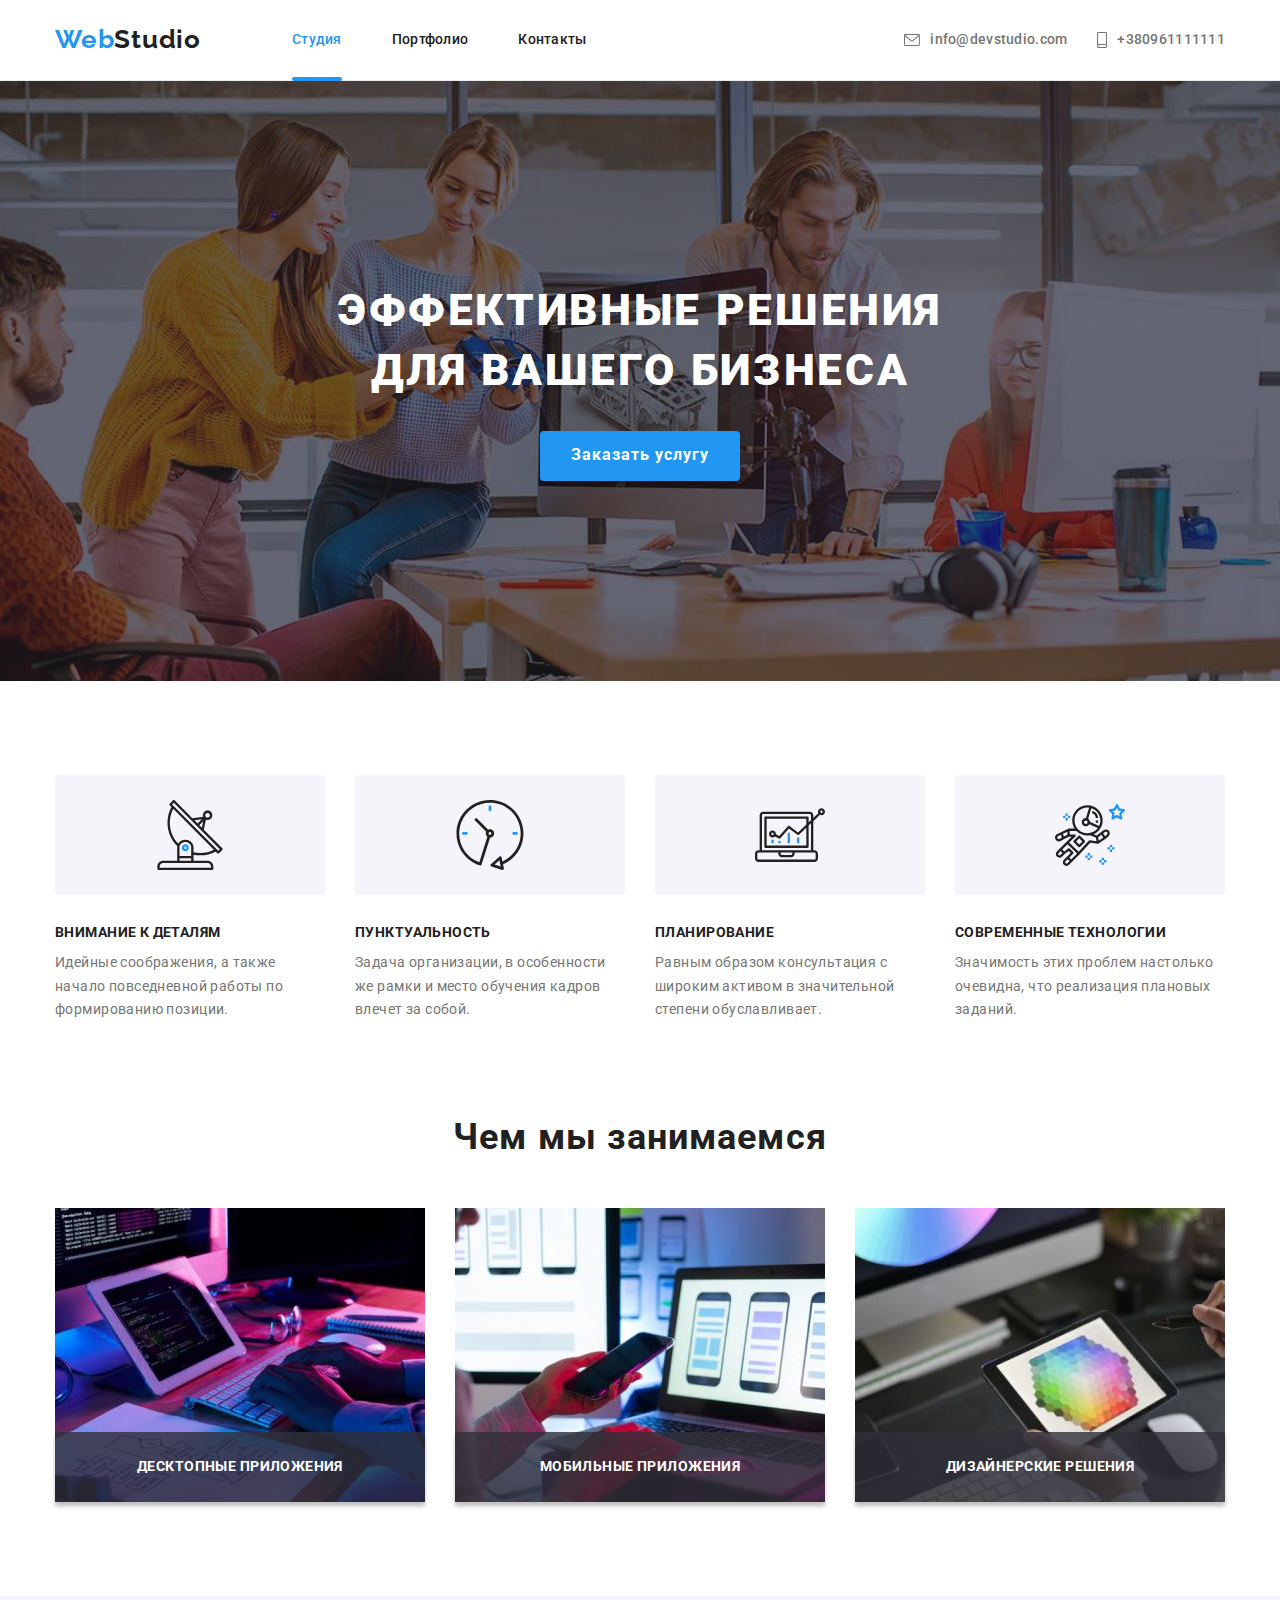
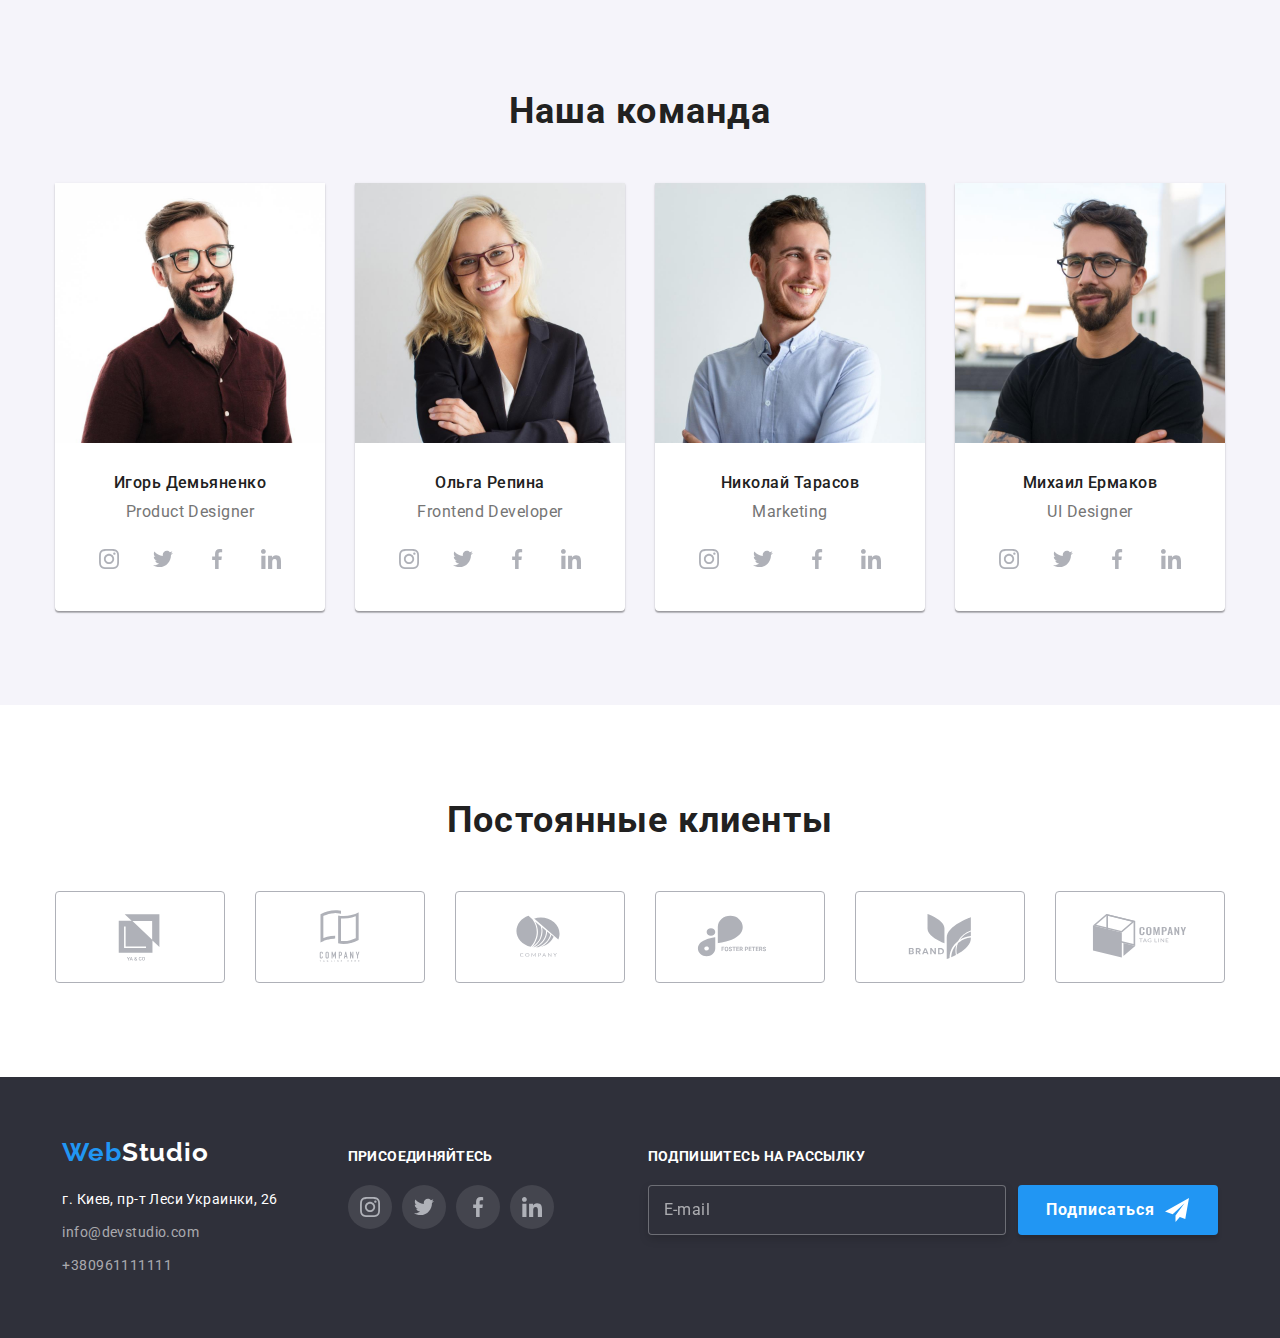
<file: index.html>
<!DOCTYPE html>
<html lang="en">
<head>
    <meta charset="UTF-8">
    <meta http-equiv="X-UA-Compatible" content="IE=edge">
    <meta name="viewport" content="width=device-width, initial-scale=1.0">
    <title>WebStudio</title>
    <link rel="preconnect" href="https://fonts.googleapis.com">
    <link rel="preconnect" href="https://fonts.gstatic.com" crossorigin>
    <link href="https://fonts.googleapis.com/css2?family=Raleway:wght@700&family=Roboto:wght@400;500;700;900&display=swap"
      rel="stylesheet">
        
    <link rel="stylesheet" href="./css/main.min.css">
</head>

<body>
<!-- header -->
  <header class="header">
    <div class="container header__container">
      <nav class="nav">
        <a class="logo logo--header" href="">
          <span class="logo__text">Web</span>Studio
        </a>
        <ul class="nav__list">
            <li class="nav__item">
              <a class="nav__link nav__link--current" href="./index.html">Студия</a>
            </li>
            <li class="nav__item">
              <a class="nav__link" href="./portfolio.html">Портфолио</a>
            </li>
            <li class="nav__item">
              <a class="nav__link" href="">Контакты</a>
            </li>
        </ul>
      </nav> 
      
    <ul class="contacts">
      <li class="contacts__item contacts__item--margl">
        <a class="contacts__link contacts__link--centf" href="mailto:info@devstudio.com">
          <svg class="contacts__icon" width="16px" height="12px">
            <use href="./images/icons.svg#envelope"></use>
          </svg>
          info@devstudio.com</a>
      </li>
      <li class="contacts__item contacts__item--margl">
        <a class="contacts__link contacts__link--centf" href="tel:+380961111111">
          <svg class="contacts__icon" width="10px" height="16px">
            <use href="./images/icons.svg#smartphone"></use>
          </svg>
          +380961111111</a>
      </li>
    </ul>
    </div>
  </header>

  <main>
<!--Hero-->
    <section class="hero bgr-image">
      <div class="container">
        <h1 class="main-title">Эффективные решения для вашего бизнеса</h1>
        <button class="btn hero__btn" type="button" data-modal-open>Заказать услугу</button>
      </div>
    </section>
    
<!--Our Qualities-->
    <section class="section">
      <div class="container">
      <h2 class="second-title visually-hidden">заголовок</h2>
      <ul class="qualities">
        <li class="qualities__item">
          <div class="qualities__img">
            <svg class="qualities__icon">
              <use href="./images/icons.svg#antenna"></use>
            </svg>
          </div>
          <h3 class="qualities__title">Внимание к деталям</h3>
          <p class="qualities__text">Идейные соображения, а также начало повседневной работы по формированию позиции.</p>
        </li>
        <li class="qualities__item">
          <div class="qualities__img">
            <svg class="qualities__icon">
              <use href="./images/icons.svg#clock"></use>
            </svg>
          </div>
          <h3 class="qualities__title">Пунктуальность</h3>
          <p class="qualities__text">Задача организации, в особенности же рамки и место обучения кадров влечет за собой.</p>
        </li>
        <li class="qualities__item">
          <div class="qualities__img">
            <svg class="qualities__icon">
              <use href="./images/icons.svg#diagram"></use>
            </svg>
          </div>
          <h3 class="qualities__title">Планирование</h3>
          <p class="qualities__text">Равным образом консультация с широким активом в значительной степени обуславливает.</p>
        </li>
        <li class="qualities__item">
          <div class="qualities__img">
            <svg class="qualities__icon">
              <use href="./images/icons.svg#astronaut"></use>
            </svg>
          </div>
          <h3 class="qualities__title">Современные технологии</h3>
          <p class="qualities__text">Значимость этих проблем настолько очевидна, что реализация плановых заданий.</p>
        </li>
      </ul>
      </div>
    </section>

<!--What we do-->
      <section class="section section--padding">
        <div class="container">
        <h2 class="second-title">Чем мы занимаемся</h2>
        <ul class="works" >
            <li class="works__item">
              <img class="works__img" src="./images/img1.jpg" alt="оформление контента" width="370">
              <p class="works__text">
                Десктопные приложения
              </p>
            </li>
          <li class="works__item">
            <img class="works__img" src="./images/img2.jpg" alt="мобильные приложения" width="370">
            <p class="works__text">
              Мобильные приложения
            </p>
          </li>
          <li class="works__item">
            <img class="works__img" src="./images/img3.jpg" alt="цветовая гамма на планщете" width="370">
            <p class="works__text">
              Дизайнерские решения
            </p>
          </li>
        </ul>
        </div>
      </section>
      
<!--Our Team-->
    <section class="section section--bgrcolor">
      <div class="container">
      <h2 class="second-title">Наша команда</h2>
      <ul class="team">
        <li class="team__item">
          <img class="team__photo" src="./images/photo1.jpg" alt="фото сотрудника" width="270">
          <diV class="team__description">
            <h3 class="team__name">Игорь Демьяненко</h3>
            <p class="team__position">Product Designer</p>
            <ul class="socials">
              <li class="socials__item">
                <a href="" class="socials__link">
                  <svg class="socials__icon">
                    <use href="./images/icons.svg#instagram"></use>
                  </svg>
                </a>
              </li>
              <li class="socials__item">
                <a href="" class="socials__link">
                  <svg class="socials__icon">
                    <use href="./images/icons.svg#twitter"></use>
                  </svg>
                </a>
              </li>
              <li class="socials__item">
                <a href="" class="socials__link">
                  <svg class="socials__icon">
                    <use href="./images/icons.svg#facebook"></use>
                  </svg>
                </a>
              </li>
              <li class="socials__item">
                <a href="" class="socials__link">
                  <svg class="socials__icon">
                    <use href="./images/icons.svg#linkedin"></use>
                  </svg>
                </a>
              </li>
            </ul>
          </diV>
        </li>
        
        <li class="team__item">
          <img class="team__photo" src="./images/photo2.jpg" alt="фото сотрудника" width="270">
          <diV class="team__description">
            <h3 class="team__name">Ольга Репина</h3>
            <p class="team__position">Frontend Developer</p>
            <ul class="socials">
              <li class="socials__item">
                <a href="" class="socials__link">
                  <svg class="socials__icon">
                    <use href="./images/icons.svg#instagram"></use>
                  </svg>
                </a>
              </li>
              <li class="socials__item">
                <a href="" class="socials__link">
                  <svg class="socials__icon">
                    <use href="./images/icons.svg#twitter"></use>
                  </svg>
                </a>
              </li>
              <li class="socials__item">
                <a href="" class="socials__link">
                  <svg class="socials__icon">
                    <use href="./images/icons.svg#facebook"></use>
                  </svg>
                </a>
              </li>
              <li class="socials__item">
                <a href="" class="socials__link">
                  <svg class="socials__icon">
                    <use href="./images/icons.svg#linkedin"></use>
                  </svg>
                </a>
              </li>
            </ul>
          </diV>
        </li>
        <li class="team__item">
          <img class="team__photo" src="./images/photo3.jpg" alt="фото сотрудника" width="270">
          <diV class="team__description">
            <h3 class="team__name">Николай Тарасов</h3>
            <p class="team__position">Marketing</p>
            <ul class="socials">
              <li class="socials__item">
                <a href="" class="socials__link">
                  <svg class="socials__icon">
                    <use href="./images/icons.svg#instagram"></use>
                  </svg>
                </a>
              </li>
              <li class="socials__item">
                <a href="" class="socials__link">
                  <svg class="socials__icon">
                    <use href="./images/icons.svg#twitter"></use>
                  </svg>
                </a>
              </li>
              <li class="socials__item">
                <a href="" class="socials__link">
                  <svg class="socials__icon">
                    <use href="./images/icons.svg#facebook"></use>
                  </svg>
                </a>
              </li>
              <li class="socials__item">
                <a href="" class="socials__link">
                  <svg class="socials__icon">
                    <use href="./images/icons.svg#linkedin"></use>
                  </svg>
                </a>
              </li>
            </ul>
          </diV>
        </li>
        <li class="team__item"> 
          <img class="team__photo" src="./images/photo4.jpg" alt="фото сотрудника" width="270">
          <diV class="team__description">
            <h3 class="team__name">Михаил Ермаков</h3>
            <p class="team__position">UI Designer</p>
            <ul class="socials">
              <li class="socials__item">
                <a href="" class="socials__link">
                  <svg class="socials__icon">
                    <use href="./images/icons.svg#instagram"></use>
                  </svg>
                </a>
              </li>
              <li class="socials__item">
                <a href="" class="socials__link">
                  <svg class="socials__icon">
                    <use href="./images/icons.svg#twitter"></use>
                  </svg>
                </a>
              </li>
              <li class="socials__item">
                <a href="" class="socials__link">
                  <svg class="socials__icon">
                    <use href="./images/icons.svg#facebook"></use>
                  </svg>
                </a>
              </li>
              <li class="socials__item">
                <a href="" class="socials__link">
                  <svg class="socials__icon">
                    <use href="./images/icons.svg#linkedin"></use>
                  </svg>
                </a>
              </li>
            </ul>
          </diV>
        </li>
      </ul>
    </div>
    </section>

<!--Regular Clients-->
    <section class="section">
      <div class="container">
        <h2 class="second-title">Постоянные клиенты</h2>
        <ul class="clients">
          <li class="clients__item">
            <a class="clients__link" href="">
              <svg class="clients__icon" width="106px" height="60px">
                <use href="./images/icons.svg#Company1-logo"></use>
              </svg>
            </a>
          </li>
          <li class="clients__item">
            <a class="clients__link" href="">
              <svg class="clients__icon" width="106px" height="60px">
                <use href="./images/icons.svg#Company2-logo"></use>
              </svg>
            </a>
          </li>
          <li class="clients__item">
            <a class="clients__link" href="">
              <svg class="clients__icon" width="106px" height="60px">
                <use href="./images/icons.svg#Company3-logo"></use>
              </svg>
            </a>
          </li>
          <li class="clients__item">
            <a class="clients__link" href="">
              <svg class="clients__icon" width="106px" height="60px">
                <use href="./images/icons.svg#Company4-logo"></use>
              </svg>
            </a>
          </li>
          <li class="clients__item">
            <a class="clients__link" href="">
              <svg class="clients__icon" width="106px" height="60px">
                <use href="./images/icons.svg#Company5-logo"></use>
              </svg>
            </a>
          </li>
          <li class="clients__item">
            <a class="clients__link" href="">
              <svg class="clients__icon" width="106px" height="60px">
                <use href="./images/icons.svg#Company6-logo"></use>
              </svg>
            </a>
          </li>
        </ul>
      </div>
    </section>
  </main>
  
<!--Footer-->
  <footer class="footer">
    <div class="container footer__container">
      <div class="footer-wrap">
        <a class="logo footer__logo" href="WebStudio"> 
          <span class="logo__text">Web</span>Studio
        </a>
        <address class="footer__address">
          г. Киев, пр-т Леси Украинки, 26
        </address>
        <ul class="contacts contacts--footer">
          <li class="contacts__item contacts__item--margb">
            <a class="contacts__link contacts__link--style" href="mailto:info@devstudio.com">info@devstudio.com</a>
          </li>
          <li class="contacts__item contacts__item--margb">
            <a class="contacts__link contacts__link--style" href="tel:+380961111111">+380961111111</a>
          </li>
        </ul>
      </div>

      <div class="socials-wrap">
        <p class="socials-text">присоединяйтесь</p>
        <ul class="socials">
          <li class="socials__item">
            <a href="" class="socials__link socials__link--bgrcolor">
              <svg class="socials__icon">
                <use href="./images/icons.svg#instagram"></use>
              </svg>
            </a>
          </li>
          <li class="socials__item">
            <a href="" class="socials__link socials__link--bgrcolor link">
              <svg class="socials__icon">
                <use href="./images/icons.svg#twitter"></use>
              </svg>
            </a>
          </li>
          <li class="socials__item">
            <a href="" class="socials__link socials__link--bgrcolor link">
              <svg class="socials__icon">
                <use href="./images/icons.svg#facebook"></use>
              </svg>
            </a>
          </li>
          <li class="socials__item">
            <a href="" class="socials__link socials__link--bgrcolor link">
              <svg class="socials__icon">
                <use href="./images/icons.svg#linkedin"></use>
              </svg>
            </a>
          </li>
        </ul>
      </div>

      <form action="#" name="subscribe" class="subscription-form">
        <p class="subscription-form__label">Подпишитесь на рассылку</p>
        <div class="subscription-form__field">
          <input type="email" name="email" placeholder="E-mail" class="subscription-form__input">
          <button type="submit" class="btn">Подписаться
            <svg class="btn__icon" width="24px" height="24px">
              <use href="./images/icons.svg#icon-send"></use>
            </svg>
          </button>
        </div>
      </form>

    </div>
  </footer> 

<!--Modal window-->
  <div class="backdrop is-hidden" data-modal>
    <div class="modal">
      <button type="button" class="modal__btn" data-modal-close>
        <svg class="modal__icon" width="18px" height="18px">
          <use href="./images/icons.svg#close"></use>
        </svg>
      </button>
<!---------------Modal form ---------------->
      <b class="modal-form__title">Оставьте свои данные, мы вам перезвоним</b>
      <form action="#" name="modal-form" class="modal-form">
        <label class="modal-form__label">
          <span class="modal-form__text">Имя</span>
          <span class="modal-form__wrap">
            <input type="text" name="user-name" class="modal-form__input">
            <svg class="modal-form__icon" width="18px" height="18px">
              <use href="./images/icons.svg#person-mod"></use>
            </svg>
          </span>
        </label>

        <label class="modal-form__label">
          <span class="modal-form__text">Телефон</span>
          <span class="modal-form__wrap">
            <input type="tel" name="user-tel" class="modal-form__input">
            <svg class="modal-form__icon" width="18px" height="18px">
              <use href="./images/icons.svg#phone-mod"></use>
            </svg>
          </span>
        </label>

        <label class="modal-form__label">
          <span class="modal-form__text">Имя</span>
          <span class="modal-form__wrap">
            <input type="email" name="user-email" class="modal-form__input">
            <svg class="modal-form__icon" width="18px" height="18px">
              <use href="./images/icons.svg#email-mod"></use>
            </svg>
          </span>
        </label>

        <label class="modal-form__label">
          <span class="modal-form__text">Комментарий</span>
          <span class="modal-form__wrap">
            <textarea name="user__text" cols="30" placeholder="Введите текст" class="modal-form__textarea"></textarea>
          </span>
        </label>

        <label class="modal-form__policy">
          <input type="checkbox" name="policy" value="agree" class="modal-form__check visually-hidden">
          <span class="modal-form__cust-check">
            <svg class="checkbox-icon" width="11px" height="8px">
              <use href="./images/icons.svg#icon-check"></use>
            </svg>
          </span>
          Соглашаюсь с рассылкой и принимаю 
          <a href="" class="modal-form__link">
            Условия договора
          </a>
        </label>

        <button type="submit" class="btn btn--cent">Отправить</button>
      </form>
    </div>
  </div>

<script src="./JS/modal.js"></script>
</body>
</html>
</file>
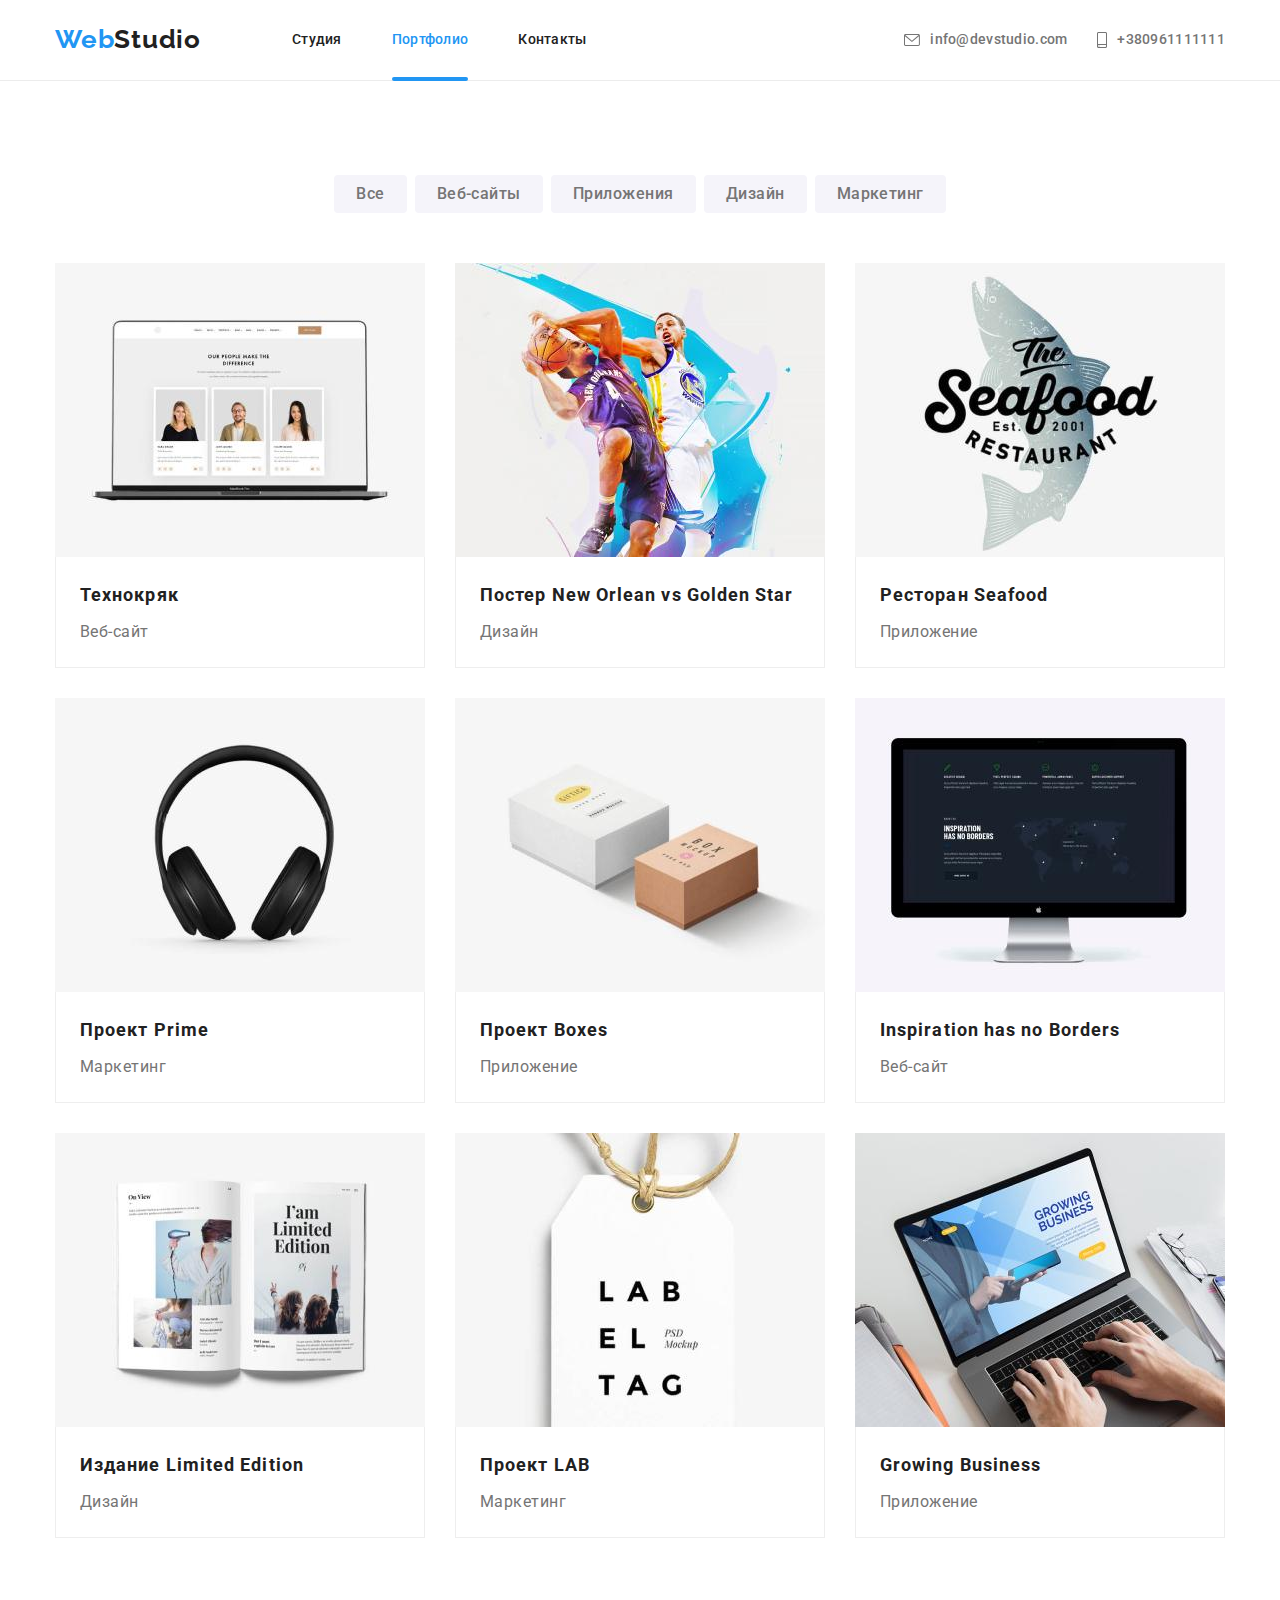
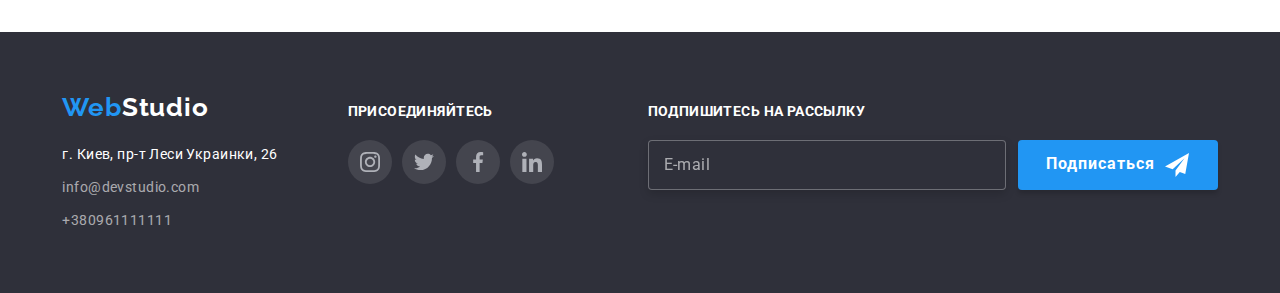
<file: portfolio.html>
<!DOCTYPE html>
<html lang="en">
<head>
    <meta charset="UTF-8">
    <meta http-equiv="X-UA-Compatible" content="IE=edge">
    <meta name="viewport" content="width=device-width, initial-scale=1.0">
    <title>WebStudio</title>
    <link rel="preconnect" href="https://fonts.googleapis.com">
    <link rel="preconnect" href="https://fonts.gstatic.com" crossorigin>
    <link
        href="https://fonts.googleapis.com/css2?family=Raleway:wght@700&family=Roboto:wght@400;500;700;900&display=swap"
        rel="stylesheet">
   
    <link rel="stylesheet" href="./css/main.min.css">
</head>

<body>
<!-- header -->
    <header class="header">
        <div class="container header__container">
            <nav class="nav">
                <a class="logo logo--header" href="">
                    <span class="logo__text">Web</span>Studio
                </a>
                <ul class="nav__list">
                    <li class="nav__item">
                        <a class="nav__link" href="./index.html">Студия</a>
                    </li>
                    <li class="nav__item">
                        <a class="nav__link nav__link--current" href="./portfolio.html">Портфолио</a>
                    </li>
                    <li class="nav__item">
                        <a class="nav__link" href="">Контакты</a>
                    </li>
                </ul>
            </nav>
    
            <ul class="contacts">
                <li class="contacts__item contacts__item--margl">
                    <a class="contacts__link contacts__link--centf" href="mailto:info@devstudio.com">
                        <svg class="contacts__icon" width="16px" height="12px">
                            <use href="./images/icons.svg#envelope"></use>
                        </svg>
                        info@devstudio.com</a>
                </li>
                <li class="contacts__item contacts__item--margl">
                    <a class="contacts__link contacts__link--centf" href="tel:+380961111111">
                        <svg class="contacts__icon" width="10px" height="16px">
                            <use href="./images/icons.svg#smartphone"></use>
                        </svg>
                        +380961111111</a>
                </li>
            </ul>
        </div>
    </header>

<!-- main -->
    <main>
        <section class="section">
            <div class="container">
            <h1 class="main-title visually-hidden">All kinds our work</h1>
            <!-- Buttons -->
            <ul class="btn-list">
                <li class="btn-list__item">
                    <button class="btn-list__btn" type="button">Все</button>
                </li>
                <li class="btn-list__item">
                    <button class="btn-list__btn" type="button">Веб-сайты</button>
                </li>
                <li class="btn-list__item">
                    <button class="btn-list__btn" type="button">Приложения</button>
                </li> 
                <li class="btn-list__item">
                    <button class="btn-list__btn" type="button">Дизайн</button>
                </li>
                <li class="btn-list__item">
                    <button class="btn-list__btn" type="button">Маркетинг</button>
                </li>
            </ul>
            
<!--List of works -->
            <ul class="grid">
                <li class="grid__item">
                    <a class="product" href="">
                        <div class="product__thumb">
                            <img class="product__img" src="./images/im-p1.jpg" alt="laptop" width="370">
                            <p class="product__overlay">Технокряк это современная площадка распространения коронавируса. Компании используют эту платформу для цифрового
                            шпионажа и атак на защищённые сервера конкурентов.
                            </p>
                        </div>
                        <div class="product__description">
                            <p class="product__name">Технокряк</p>
                            <p class="product__type">Веб-сайт</p>
                        </div>
                    </a>
                </li>
                <li class="grid__item">
                    <a class="product" href="">
                        <div class="product__thumb">
                            <img class="product__img" src="./images/im-p2.jpg" alt="laptop" width="370">
                            <p class="product__overlay">Технокряк это современная площадка распространения коронавируса. Компании используют эту
                                платформу для цифрового
                                шпионажа и атак на защищённые сервера конкурентов.
                            </p>
                        </div>
                        <div class="product__description">
                            <p class="product__name">Постер New Orlean vs Golden Star</p>
                            <p class="product__type">Дизайн</p>
                        </div>
                    </a>
                </li>
                <li class="grid__item">
                    <a class="product" href="">
                        <div class="product__thumb">
                            <img class="product__img" src="./images/im-p3.jpg" alt="laptop" width="370">
                            <p class="product__overlay">Технокряк это современная площадка распространения коронавируса. Компании используют эту
                                платформу для цифрового
                                шпионажа и атак на защищённые сервера конкурентов.
                            </p>
                        </div>
                        <div class="product__description">
                            <p class="product__name">Ресторан Seafood</p>
                            <p class="product__type">Приложение</p>
                        </div>
                    </a>
                </li>
                <li class="grid__item">
                    <a class="product" href="">
                        <div class="product__thumb">
                            <img class="product__img" src="./images/im-p4.jpg" alt="laptop" width="370">
                            <p class="product__overlay">Технокряк это современная площадка распространения коронавируса. Компании используют эту
                                платформу для цифрового
                                шпионажа и атак на защищённые сервера конкурентов.
                            </p>
                        </div>
                        <div class="product__description">
                            <p class="product__name">Проект Prime</p>
                            <p class="product__type">Маркетинг</p>
                        </div>
                    </a>
                </li>
                <li class="grid__item">
                    <a class="product" href="">
                        <div class="product__thumb">
                            <img class="product__img" src="./images/im-p5.jpg" alt="laptop" width="370">
                            <p class="product__overlay">Технокряк это современная площадка распространения коронавируса. Компании используют эту
                                платформу для цифрового
                                шпионажа и атак на защищённые сервера конкурентов.
                            </p>
                        </div>
                        <div class="product__description">
                            <p class="product__name">Проект Boxes</p>
                            <p class="product__type">Приложение</p>
                        </div>
                    </a>
                </li>
                <li class="grid__item">
                    <a class="product" href="">
                        <div class="product__thumb">
                            <img class="product__img" src="./images/im-p6.jpg" alt="laptop" width="370">
                            <p class="product__overlay">Технокряк это современная площадка распространения коронавируса. Компании используют эту
                                платформу для цифрового
                                шпионажа и атак на защищённые сервера конкурентов.
                            </p>
                        </div>
                        <div class="product__description">
                            <p class="product__name">Inspiration has no Borders</p>
                            <p class="product__type">Веб-сайт</p>
                        </div>
                    </a>
                </li>
                <li class="grid__item">
                    <a class="product" href="">
                        <div class="product__thumb">
                            <img class="product__img" src="./images/im-p7.jpg" alt="laptop" width="370">
                            <p class="product__overlay">Технокряк это современная площадка распространения коронавируса. Компании используют эту
                                платформу для цифрового
                                шпионажа и атак на защищённые сервера конкурентов.
                            </p>
                        </div>
                        <div class="product__description">
                            <p class="product__name">Издание Limited Edition</p>
                            <p class="product__type">Дизайн</p>
                        </div>
                    </a>
                </li>
                <li class="grid__item">
                    <a class="product" href="">
                        <div class="product__thumb">
                            <img class="product__img" src="./images/im-p8.jpg" alt="laptop" width="370">
                            <p class="product__overlay">Технокряк это современная площадка распространения коронавируса. Компании используют эту
                                платформу для цифрового
                                шпионажа и атак на защищённые сервера конкурентов.
                            </p>
                        </div>
                        <div class="product__description">
                            <p class="product__name">Проект LAB</p>
                            <p class="product__type">Маркетинг</p>
                        </div>
                    </a>
                </li>
                <li class="grid__item">
                    <a class="product" href="">
                        <div class="product__thumb">
                            <img class="product__img" src="./images/im-p9.jpg" alt="laptop" width="370">
                            <p class="product__overlay">Технокряк это современная площадка распространения коронавируса. Компании используют эту
                                платформу для цифрового
                                шпионажа и атак на защищённые сервера конкурентов.
                            </p>
                        </div>
                        <div class="product__description">
                            <p class="product__name">Growing Business</p>
                            <p class="product__type">Приложение</p>
                        </div>
                    </a>
                </li>
            </ul>
            </div>
        </section>
    </main>

        <!-- footer -->
<footer class="footer">
    <div class="container footer__container">
        <div class="footer-wrap">
            <a class="logo footer__logo link" href="WebStudio">
                <span class="logo__text">Web</span>Studio
            </a>
            <address class="footer__address">
                г. Киев, пр-т Леси Украинки, 26
            </address>
            <ul class="contacts contacts--footer">
                <li class="contacts__item contacts__item--margb">
                    <a class="contacts__link contacts__link--style"
                        href="mailto:info@devstudio.com">info@devstudio.com</a>
                </li>
                <li class="contacts__item contacts__item--margb">
                    <a class="contacts__link contacts__link--style" href="tel:+380961111111">+380961111111</a>
                </li>
            </ul>
        </div>

        <div class="socials-wrap">
            <p class="socials-text">присоединяйтесь</p>
            <ul class="socials socials--position list">
                <li class="socials__item">
                    <a href="" class="socials__link socials__link--bgrcolor link">
                        <svg class="socials__icon">
                            <use href="./images/icons.svg#instagram"></use>
                        </svg>
                    </a>
                </li>
                <li class="socials__item">
                    <a href="" class="socials__link socials__link--bgrcolor link">
                        <svg class="socials__icon">
                            <use href="./images/icons.svg#twitter"></use>
                        </svg>
                    </a>
                </li>
                <li class="socials__item">
                    <a href="" class="socials__link socials__link--bgrcolor link">
                        <svg class="socials__icon">
                            <use href="./images/icons.svg#facebook"></use>
                        </svg>
                    </a>
                </li>
                <li class="socials__item">
                    <a href="" class="socials__link socials__link--bgrcolor link">
                        <svg class="socials__icon">
                            <use href="./images/icons.svg#linkedin"></use>
                        </svg>
                    </a>
                </li>
            </ul>
        </div>

        <form action="#" name="subscribe" class="subscription-form">
            <p class="subscription-form__label">Подпишитесь на рассылку</p>
            <div class="subscription-form__field">
                <input type="email" name="email" placeholder="E-mail" class="subscription-form__input">
                <button type="submit" class="btn">Подписаться
                    <svg class="btn__icon" width="24px" height="24px">
                        <use href="./images/icons.svg#icon-send"></use>
                    </svg>
                </button>
            </div>
        </form>

    </div>
</footer>

</body>
</html>
</file>
<file: css/main.min.css>
.btn-list,.nav__list,.contacts,.qualities,.works,.team,.clients,.socials,.grid{list-style:none}.logo,.nav__link,.contacts__link,.product{text-decoration:none}/*! modern-normalize v1.1.0 | MIT License | https://github.com/sindresorhus/modern-normalize */*,::before,::after{box-sizing:border-box}html{line-height:1.15;-webkit-text-size-adjust:100%;-moz-tab-size:4;tab-size:4}body{margin:0;font-family:system-ui,-apple-system,"Segoe UI",Roboto,Helvetica,Arial,sans-serif,"Apple Color Emoji","Segoe UI Emoji"}hr{height:0;color:inherit}abbr[title]{text-decoration:underline dotted}b,strong{font-weight:bolder}code,kbd,samp,pre{font-family:ui-monospace, SFMono-Regular, Consolas, 'Liberation Mono', Menlo, monospace;font-size:1em}small{font-size:80%}sub,sup{font-size:75%;line-height:0;position:relative;vertical-align:baseline}sub{bottom:-0.25em}sup{top:-0.5em}table{text-indent:0;border-color:inherit}button,input,optgroup,select,textarea{font-family:inherit;font-size:100%;line-height:1.15;margin:0}button,select{text-transform:none}button,[type='button'],[type='reset'],[type='submit']{-webkit-appearance:button}::-moz-focus-inner{border-style:none;padding:0}:-moz-focusring{outline:1px dotted ButtonText}:-moz-ui-invalid{box-shadow:none}legend{padding:0}progress{vertical-align:baseline}::-webkit-inner-spin-button,::-webkit-outer-spin-button{height:auto}[type='search']{-webkit-appearance:textfield;outline-offset:-2px}::-webkit-search-decoration{-webkit-appearance:none}::-webkit-file-upload-button{-webkit-appearance:button;font:inherit}summary{display:list-item}p,h1,h2,h3,h4,h5,h6{margin:0}ul{margin:0;padding:0}body{color:#757575;font-family:roboto}.visually-hidden{position:absolute;white-space:nowrap;width:1px;height:1px;overflow:hidden;border:0;padding:0;clip:rect(0 0 0 0);clip-path:inset(50%);margin:-1px}.container{width:1200px;padding-right:15px;padding-left:15px;margin:0 auto}.header__container{display:flex;justify-content:space-between;align-items:center}.footer__container{display:flex;justify-content:center;align-items:baseline}.section{padding-top:94px;padding-bottom:94px}.section--padding{padding-top:0}.section--bgrcolor{background-color:#f5f4fa}.btn{display:flex;justify-content:center;align-items:center;width:200px;height:50px;margin:0px;border:0px;border-radius:4px;font-weight:700;font-size:16px;letter-spacing:0.06em;background:#2196f3;color:#fff;box-shadow:0px 4px 4px rgba(0,0,0,0.15);cursor:pointer}.btn__icon{margin-left:10px;fill:#fff}.btn-list{display:flex;justify-content:center;align-items:center;margin-bottom:50px}.btn-list__item:not(:last-child){margin-right:8px}.btn-list__btn{background-color:#f5f4fa;padding:6px 22px;border:transparent;border-radius:4px;font-style:normal;font-weight:500;font-size:16px;line-height:1.62;text-align:center;letter-spacing:0.03em;font-family:inherit;color:var(--title-text-color);transition:background-color 250ms cubic-bezier(0.4, 0, 0.2, 1),box-shadow 250ms cubic-bezier(0.4, 0, 0.2, 1)}.btn-list__btn:hover,.btn-list__btn:focus{background:#2196f3;color:#fff;box-shadow:0px 3px 1px rgba(0,0,0,0.1) 0px 1px 2px rgba(0,0,0,0.08) 0px 2px 2px rgba(0,0,0,0.12);cursor:pointer}.header{font-family:Roboto;font-weight:500;font-size:14px;line-height:1.14;letter-spacing:0.02em;background-color:#fff;border-bottom:1px solid #ececec}.logo{font-family:Raleway;font-weight:700;font-size:26px;line-height:1.2;letter-spacing:0.03em}.logo__text{color:#2196f3}.logo--header{margin-right:91px;color:#212121}.footer__logo{display:block;margin-bottom:20px;color:#fff}.nav{display:flex;justify-content:center;align-items:center}.nav__list{display:flex}.nav__item:not(:last-child){margin-right:50px}.nav__link{position:relative;display:block;padding-top:32px;padding-bottom:32px;color:#212121;transition:color 250ms cubic-bezier(0.4, 0, 0.2, 1)}.nav__link:hover,.nav__link:focus{color:#2196f3}.nav__link--current{color:#2196f3}.nav__link--current::after{content:'';position:absolute;bottom:-1px;left:0;display:block;width:100%;height:4px;background-color:#2196f3;border-radius:2px}.contacts{display:flex;justify-content:center;align-items:center}.contacts__link{color:#757575}.contacts__link:hover,.contacts__link:focus{color:#2196f3}.contacts__icon{margin-right:10px;fill:currentColor}.contacts__item--margl+.contacts__item--margl{margin-left:30px}.contacts__link--centf{display:flex;justify-content:center;align-items:center}.contacts--footer{display:block}.contacts__item--margb:not(:last-child){margin-bottom:9px}.contacts__link--style{font-weight:400;font-size:14px;line-height:1.71;letter-spacing:0.03em;color:rgba(255,255,255,0.6)}.hero{background-image:linear-gradient(to right, rgba(47,48,58,0.4), rgba(47,48,58,0.4)),url("../images/Hero-Bgrd.jpg");background-repeat:no-repeat;background-position:center;background-size:cover;padding-top:200px;padding-bottom:200px;text-align:center}.hero__btn{margin:30px auto 0px;padding:10px}.main-title{width:696px;margin-right:auto;margin-left:auto;font-weight:900;font-size:44px;line-height:1.36;text-align:center;letter-spacing:0.06em;text-transform:uppercase;color:#fff}.second-title{margin-bottom:50px;font-weight:700;font-size:36px;line-height:1.17;text-align:center;letter-spacing:0.03em;color:#212121}.qualities{display:flex;justify-content:center;align-items:center}.qualities__item{width:270px}.qualities__item:not(:last-child){margin-right:30px}.qualities__img{display:flex;justify-content:center;align-items:center;width:270px;height:120px;margin-bottom:30px;border-radius:4px;background-color:#f5f4fa}.qualities__icon{width:70px;height:70px}.qualities__title{margin-bottom:10px;font-weight:700;font-size:14px;line-height:1.14;letter-spacing:0.03em;text-transform:uppercase;color:#212121}.qualities__text{font-weight:400;font-size:14px;line-height:1.71;letter-spacing:0.03em;color:#757575}.works{display:flex;justify-content:center;align-items:center}.works__item{position:relative;margin-right:30px}.works__item:last-child{margin-right:0}.works__img{display:block}.works__text{position:absolute;bottom:0;left:0;width:100%;height:70px;padding:27px 82px;background:rgba(47,48,58,0.8);box-shadow:0px 4px 4px rgba(0,0,0,0.25);font-weight:700;font-size:14px;line-height:1.14;text-align:center;letter-spacing:0.03em;text-transform:uppercase;color:#fff}.team{display:flex;justify-content:center;align-items:center}.team__item{box-shadow:0px 1px 3px rgba(0,0,0,0.12),0px 1px 1px rgba(0,0,0,0.14),0px 2px 1px rgba(0,0,0,0.2);border-radius:0px 0px 4px 4px;background-color:#fff}.team__item:not(:last-child){margin-right:30px}.team__photo{display:block}.team__description{padding-top:30px;padding-bottom:30px}.team__name{margin-bottom:10px;font-weight:500;font-size:16px;line-height:1.19;text-align:center;letter-spacing:0.03em;color:#212121}.team__position{margin-bottom:16px;font-weight:400;font-size:16px;line-height:1.19;text-align:center;letter-spacing:0.03em;color:#757575}.clients{display:flex}.clients__item{width:170px;height:92px}.clients__item+.clients__item{margin-left:30px}.clients__link{display:flex;width:100%;height:100%;justify-content:center;align-items:center;box-sizing:border-box;border:1px solid #afb1b8;border-radius:4px;color:#afb1b8;transition:color 250ms cubic-bezier(0.4, 0, 0.2, 1),border-color 250ms cubic-bezier(0.4, 0, 0.2, 1)}.clients__link:hover,.clients__link:focus{border-color:#2196f3;color:#2196f3}.clients__icon{fill:currentColor}.socials{display:flex;justify-content:center;align-items:center}.socials__item{width:44px;height:44px}.socials__item:not(:last-child){margin-right:10px}.socials__link{width:100%;height:100%;display:flex;justify-content:center;align-items:center;border-radius:50px;color:#afb1b8;transition:color 250ms cubic-bezier(0.4, 0, 0.2, 1),background-color 250ms cubic-bezier(0.4, 0, 0.2, 1)}.socials__link:hover,.socials__link:focus{background-color:#2196f3;color:#fff}.socials__link--bgrcolor{background:rgba(255,255,255,0.1);transition:background-color 250ms cubic-bezier(0.4, 0, 0.2, 1)}.socials__icon{width:20px;height:20px;fill:currentColor}.socials-wrap{margin-left:70px}.socials-text{margin-bottom:20px;font-style:normal;font-weight:700;font-size:14px;line-height:1.14;letter-spacing:0.03em;text-transform:uppercase;color:#fff}.footer{background-color:#2f303a;padding-top:60px;padding-bottom:60px}.footer__address{margin-bottom:9px;font-style:normal;font-weight:400;font-size:14px;line-height:1.71;letter-spacing:0.03em;color:#fff}.subscription-form__label{margin-left:94px;margin-bottom:20px;font-weight:700;font-size:14px;line-height:1.14;letter-spacing:0.03em;text-transform:uppercase;color:#fff}.subscription-form__field{display:flex;margin-left:94px}.subscription-form__input{width:358px;height:50px;padding:15px;margin-right:12px;border:1px solid rgba(255,255,255,0.3);box-sizing:border-box;filter:drop-shadow(0px 4px 4px rgba(0,0,0,0.15));border-radius:4px;background-color:#2f303a;color:#fff;outline:none}.subscription-form__input:focus{border-color:#fff}.subscription-form__input::placeholder{font-weight:400px;font-size:16px;letter-spacing:0.03em;color:rgba(255,255,255,0.6)}.modal-form__title{display:block;margin-bottom:12px;font-weight:700;font-size:20px;line-height:1.15;text-align:center;letter-spacing:0.03em;color:#212121}.modal-form__label{display:flex;flex-direction:column}.modal-form__text{margin-bottom:4px;font-weight:400;font-size:12px;line-height:1.17;letter-spacing:0.01em;color:#757575}.modal-form__wrap{position:relative;margin-bottom:10px}.modal-form__input,.modal-form__textarea{display:block;width:100%;height:40px;padding:11px 43px;border:1px solid rgba(33,33,33,0.2);box-sizing:border-box;border-radius:4px;transition:border-color 250ms cubic-bezier(0.4, 0, 0.2, 1);outline:none}.modal-form__input:focus,.modal-form__textarea:focus{border-color:#2196f3}.modal-form__icon{position:absolute;top:50%;left:12px;transform:translateY(-50%);transition:fill 250ms cubic-bezier(0.4, 0, 0.2, 1)}.modal-form__input:focus+.modal-form__icon{fill:#2196f3}.modal-form__textarea{resize:none;height:120px;padding:12px 16px;margin-bottom:20px}.modal-form__textarea::placeholder{font-weight:400;font-size:14px;line-height:1.14;letter-spacing:0.01em;color:rgba(117,117,117,0.5)}.modal-form__policy{position:relative;display:flex;align-items:center;justify-content:center;margin:0 auto 30px;padding-left:16px;width:424px;font-weight:400;font-size:14px;line-height:1.71;letter-spacing:0.03em;color:#757575}.modal-form__check{margin-right:9px}.modal-form__link{margin-left:4px;color:#2196f3}.modal-form__cust-check{position:absolute;top:50%;left:0;transform:translateY(-50%);display:flex;align-items:center;justify-content:center;width:16px;height:15px;border:2px solid #212121;border-radius:4px;transition:background-color 250ms cubic-bezier(0.4, 0, 0.2, 1),border 250ms cubic-bezier(0.4, 0, 0.2, 1)}.modal-form__check:checked+.modal-form__cust-check{background-color:#2196f3;border:none}.grid{display:flex;flex-wrap:wrap}.grid__item:not(:nth-child(3n)){margin-right:30px}.grid__item:not(:nth-last-child(-n+3)){margin-bottom:30px}.product{display:inline-block;transition:box-shadow 250ms cubic-bezier(0.4, 0, 0.2, 1)}.product:hover{box-shadow:0px 1px 1px rgba(0,0,0,0.12),0px 4px 4px rgba(0,0,0,0.06),1px 4px 6px rgba(0,0,0,0.16)}.product__thumb{position:relative;display:block;width:370px;overflow:hidden}.product__img{display:block}.product__overlay{position:absolute;top:0;left:0;transform:translateY(100%);transition:transform 250ms cubic-bezier(0.4, 0, 0.2, 1);width:100%;height:100%;padding:63px 24px;font-style:normal;font-weight:normal;font-size:18px;line-height:1.56;letter-spacing:0.03em;color:#fff;background:rgba(33,150,243,0.9)}.product:hover .product__overlay,.product:focus .product__overlay{transform:translateY(0)}.product__description{padding:20px 24px;border-right:1px solid #eeeeee;border-bottom:1px solid #eeeeee;border-left:1px solid #eeeeee}.product__name{margin-bottom:4px;font-weight:700;font-size:18px;line-height:2;letter-spacing:0.06em;color:#212121}.product__type{font-weight:400;font-size:16px;line-height:1.87;letter-spacing:0.03em;color:#757575}.backdrop{position:fixed;top:0;width:100vw;height:100vh;background-color:rgba(0,0,0,0.5);opacity:1;transition:opacity 1000ms cubic-bezier(0.4, 0, 0.2, 1)}.is-hidden{visibility:hidden;opacity:0;pointer-events:none;transition:opacity 1000ms cubic-bezier(0.4, 0, 0.2, 1),visibility 1000ms cubic-bezier(0.4, 0, 0.2, 1)}.modal{position:absolute;top:50%;left:50%;padding:40px;transform:translate(-50%, -50%) scale(1);transition:transform 1000ms;width:528px;min-height:581px;background:#fff;box-shadow:0px 1px 3px rgba(0,0,0,0.12),0px 1px 1px rgba(0,0,0,0.14),0px 2px 1px rgba(0,0,0,0.2);border-radius:4px}.backdrop.is-hidden .modal{transform:scale(2) rotate(180deg) translate(500px, 300px);transition:transform 500ms cubic-bezier(0.4, 0, 0.2, 1)}.modal__btn{position:absolute;top:8px;right:8px;display:flex;align-items:center;justify-content:center;width:30px;height:30px;border-radius:50%;background:#fff;border:1px solid rgba(0,0,0,0.1)}.modal__btn:hover .modal__icon{fill:#2196f3;cursor:pointer}
/*# sourceMappingURL=main.min.css.map */
</file>
